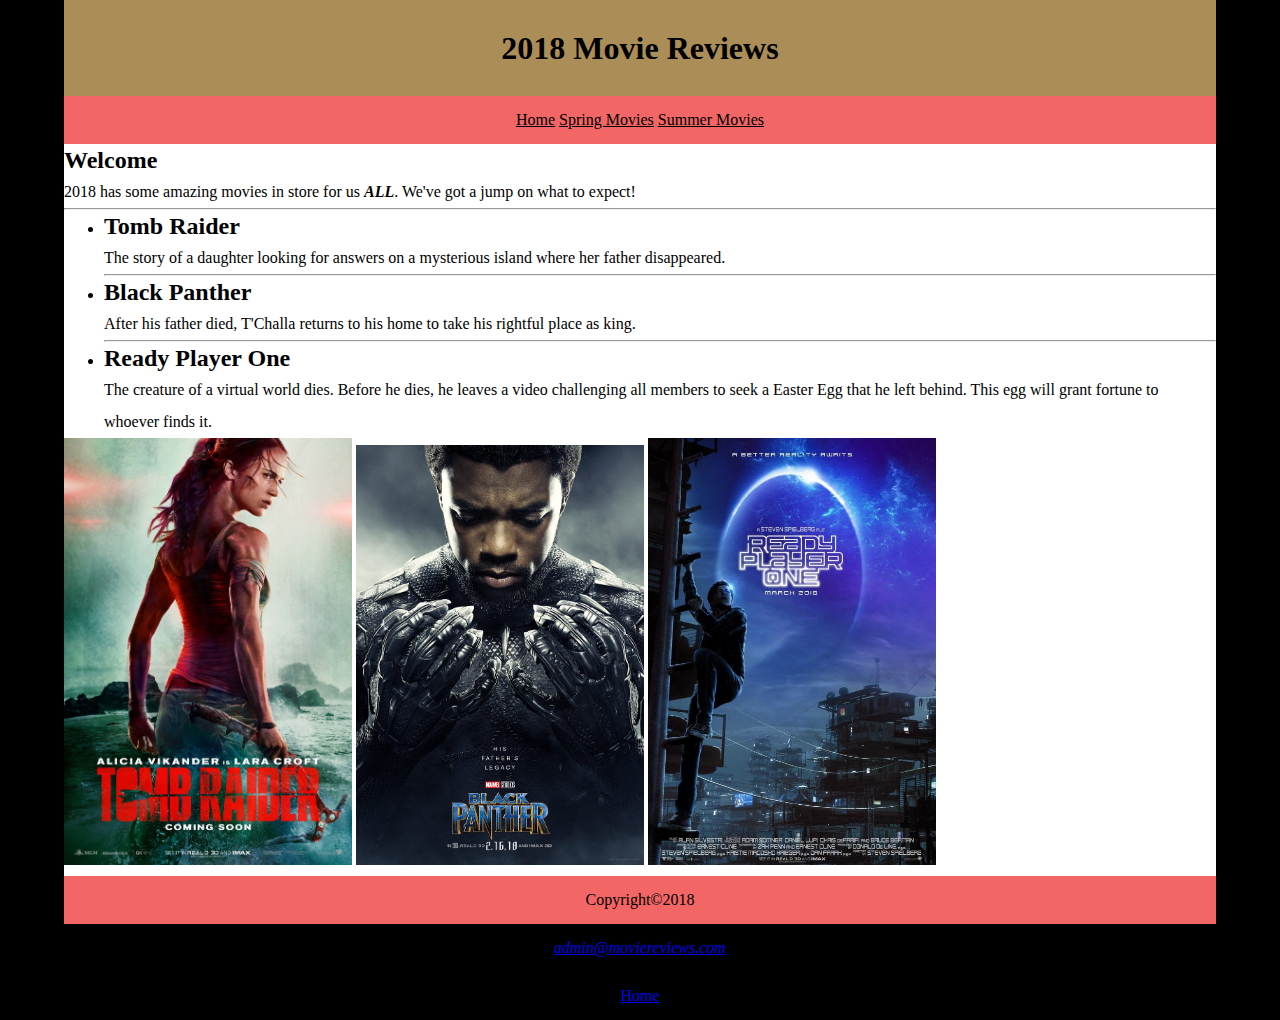
<file: assignment-1/index.html>
<!DOCTYPE html>
<html lang="en">
<head>
    <title>2018 Movies - Welcome</title>
    <meta charset="utf-8">
    <meta name="keywords" content="movies, film, 2018 movies">
    <meta name="description" content="Movie reviews for the 2018 movie season, action, drama, and more.">
    <meta name="viewport" content="width=device-width, initial-scale=1.0">
    <link rel="stylesheet" href="style.css">
    <link rel="shortcut icon" href="images/icon.jfif">
</head>
<body>
    <header>
        <h1>2018 Movie Reviews</h1>
    </header>
    <nav>
        <a href="index.html">Home</a>
        <a href="Spring.html">Spring Movies</a>
        <a href="Summer.html">Summer Movies</a>
    </nav>
    <main>
        <h2>Welcome</h2>
        <p>2018 has some amazing movies in store for us <b><i>ALL</i></b>. We've got a jump on what to expect!</p>
        <hr />
        <ul>
        <li><h2>Tomb Raider</h2></li>
        <p>The story of a daughter looking for answers on a mysterious island where her father disappeared.</p>
        <hr />
        <li><h2>Black Panther</h2></li>
        <p>After his father died, T'Challa returns to his home to take his rightful place as king.</p>
        <hr />
        <li><h2>Ready Player One</h2></li>
        <p>The creature of a virtual world dies. Before he dies, he leaves a video challenging all members to seek a Easter Egg that he left behind. This egg will grant fortune to whoever finds it.</p>
        </ul>
        <img src="images/poster1.png" width="25%">
        <img src="images/poster2.jpg" width="25%">
        <img src="images/poster3.jpeg" width="25%">
    </main>
    <footer>
        <p>Copyright&copy;2018</p>
        <address>
            <p><a href="admin@moviereviews.com">admin@moviereviews.com</a></p>
        </address>
        <a href="../intro.html">Home</a>
    </footer>
</body>
</html>
</file>
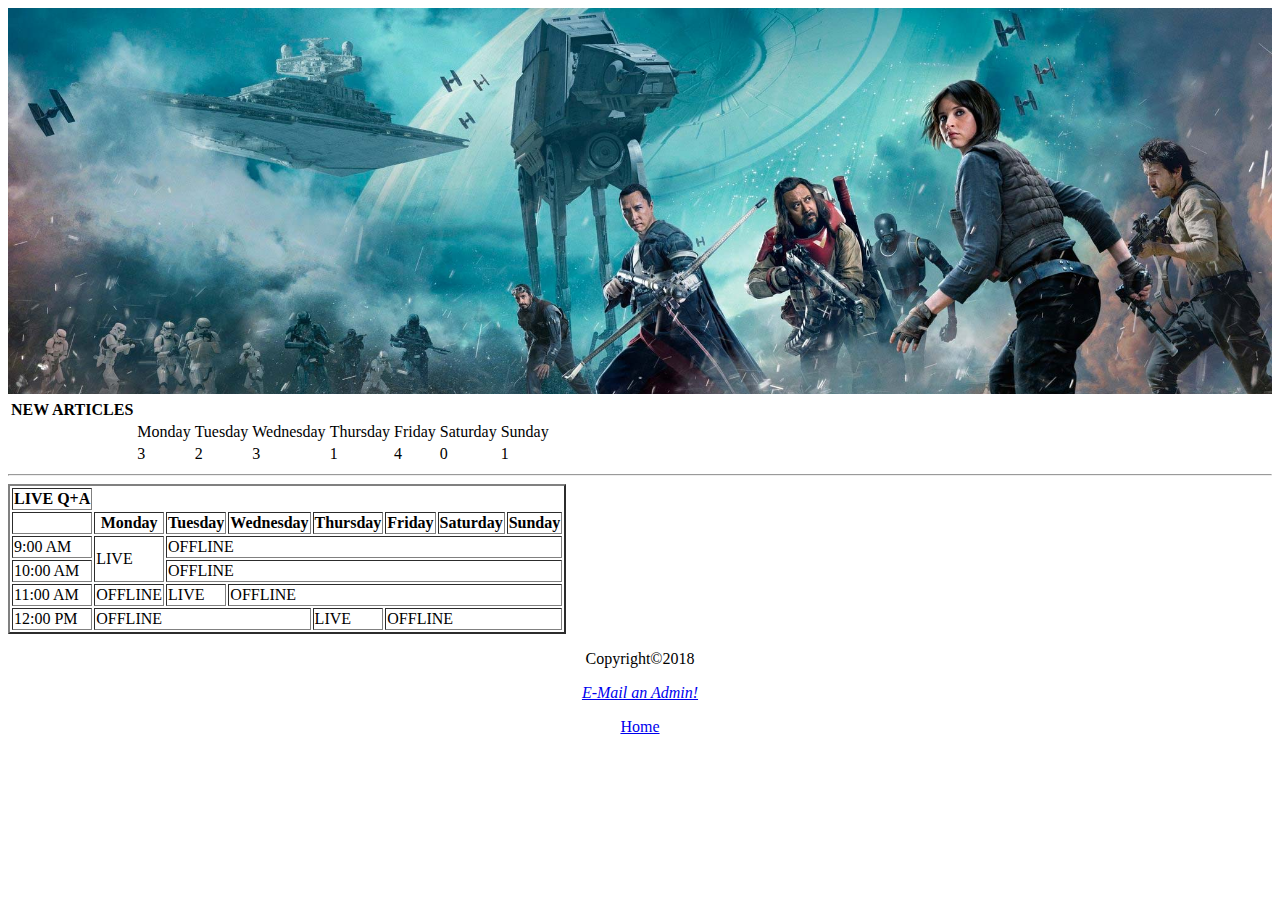
<file: assignment-2/index.html>
<!DOCTYPE html>
<html lang="en" dir="ltr">
    <head>
        <meta charset="utf-8">
        <meta name="keywords" content="star wars, film, jedi, sith">
        <meta name="description" content="Boy do we love Star Wars">
        <meta name="viewport" content="width=device-width, initial-scale=1.0">
        <link rel="stylesheet" href="style.css">
        <link rel="shortcut icon" href="images/icon.jpg">
        <title>Star Wars Fanpage!</title>
    </head>
    <body>
        <img src="images/poster1.jpg" alt="homepage" width="100%">
        <table id="simple-table">
            <th>NEW ARTICLES</th>
            <tr>
                <td></td>
                <td>Monday</td>
                <td>Tuesday</td>
                <td>Wednesday</td>
                <td>Thursday</td>
                <td>Friday</td>
                <td>Saturday</td>
                <td>Sunday</td>
            </tr>
            <tr>
                <td></td>
                <td>3</td>
                <td>2</td>
                <td>3</td>
                <td>1</td>
                <td>4</td>
                <td>0</td>
                <td>1</td>
            </tr>
        </table>
        <hr />
        <table id="complex-table">
            <table border="2">
            <thead>
                <th>LIVE Q+A</th>
            </thead>
            <tbody>
                <tr>
                    <td></td>
                    <th scope="col">Monday</th>
                    <th scope="col">Tuesday</th>
                    <th scope="col">Wednesday</th>
                    <th scope="col">Thursday</th>
                    <th scope="col">Friday</th>
                    <th scope="col">Saturday</th>
                    <th scope="col">Sunday</th>
                </tr>
            </tbody>
            <tfoot>
                <tr>
                    <td>9:00 AM</td>
                    <td rowspan="2">LIVE</td>
                    <td colspan="6">OFFLINE</td>
                </tr>
                <tr>
                    <td>10:00 AM</td>
                    <td colspan="6">OFFLINE</td>
                </tr>
                <tr>
                    <td>11:00 AM</td>
                    <td>OFFLINE</td>
                    <td>LIVE</td>
                    <td colspan="5">OFFLINE</td>
                </tr>
                <tr>
                    <td>12:00 PM</td>
                    <td colspan="3">OFFLINE</td>
                    <td>LIVE</td>
                    <td colspan="3">OFFLINE</td>
                </tr>
            </tfoot>
        </table>
    </body>
    <footer>
        <p>Copyright&copy;2018</p>
        <address>
            <p><a href="mailto:admin@starwarsfans.com">E-Mail an Admin!</a></p>
        </address>
        <a href="../intro.html">Home</a>
    </footer>
</html>
</file>
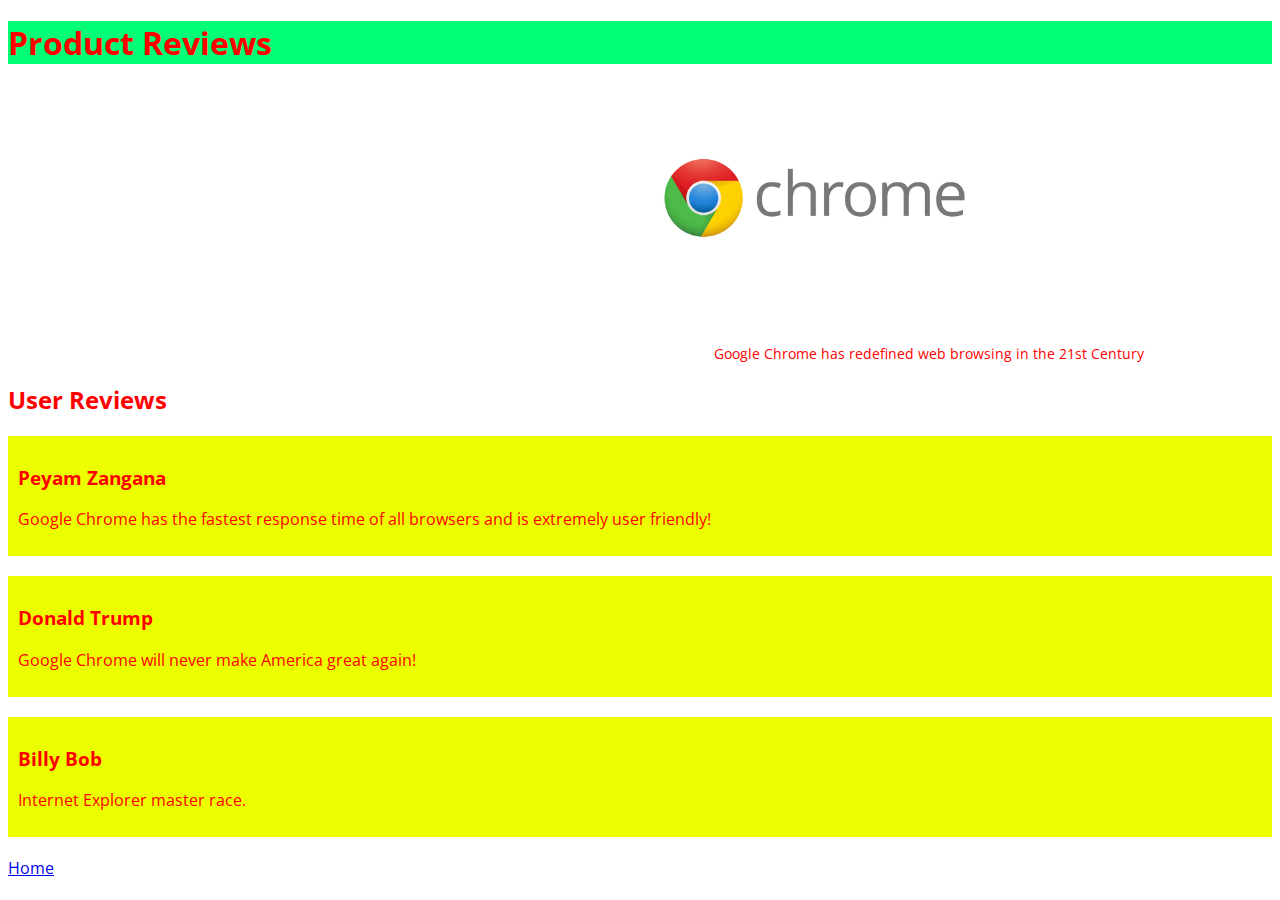
<file: assignment-3/index.html>
<!DOCTYPE html>
<html lang="en" dir="ltr">
    <head>
        <meta charset="utf-8">
        <title>Product Reviews</title>
        <link rel="stylesheet" type="text/css" href="master.css">
        <link rel="stylesheet" type="text/css" href="https://fonts.googleapis.com/css?family=Open+Sans">
    </head>
    <body>
        <header>
            <h1>Product Reviews</h1>
        </header>
        <main>
            <figure>
                <img src="images/chrome.jpg" alt="Google chrome image" width="35%">
                <figcaption>
                    <p id="product-description">Google Chrome has redefined web browsing in the 21st Century</p>
                </figcaption>
            </figure>
            <h2>User Reviews</h2>
            <section class="review">
                <h3>Peyam Zangana</h3>
                <p>Google Chrome has the fastest response time of all browsers and is extremely user friendly!</p>
            </section>
            <section class="review">
                <h3>Donald Trump</h3>
                <p>Google Chrome will never make America great again!</p>
            </section>
            <section class="review">
                <h3>Billy Bob</h3>
                <p>Internet Explorer master race.</p>
            </section>
        </main>
    </body>
    <footer>
        <a href="../intro.html">Home</a>
    </footer>
</html>
</file>
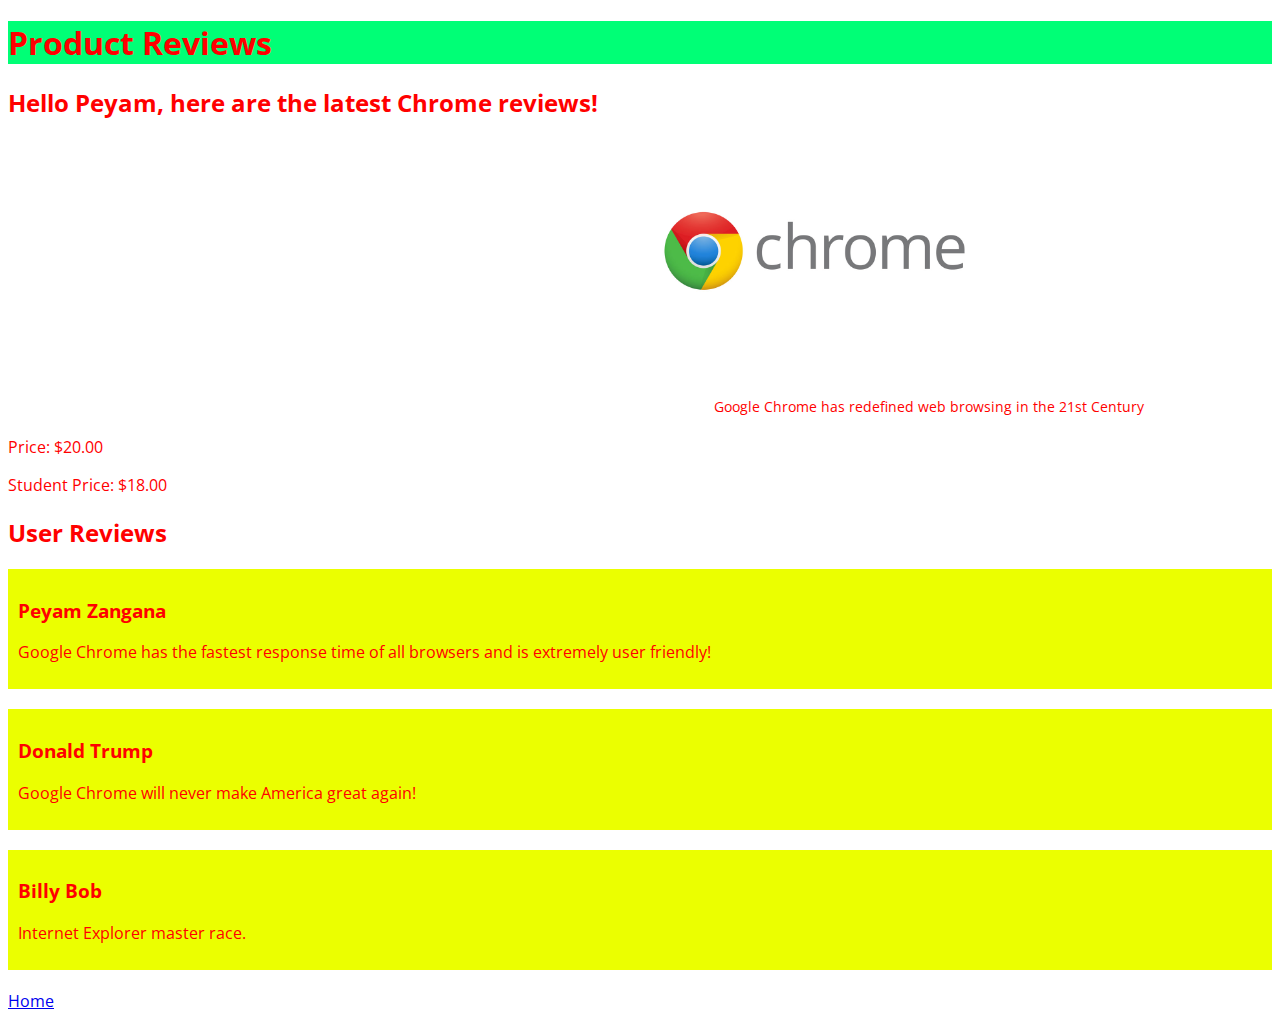
<file: assignment-4/index.html>
<!DOCTYPE html>
<html lang="en" dir="ltr">
    <head>
        <meta charset="utf-8">
        <title>Product Reviews</title>
        <link rel="stylesheet" type="text/css" href="master.css">
        <link rel="stylesheet" type="text/css" href="https://fonts.googleapis.com/css?family=Open+Sans">
    </head>
    <body>
        <header>
            <h1>Product Reviews</h1>
            <h2 id="greeting"></h2>
        </header>
        <main>
            <figure>
                <img src="images/chrome.jpg" alt="Google chrome image" width="35%">
                <figcaption>
                    <p id="product-description">Google Chrome has redefined web browsing in the 21st Century</p>
                </figcaption>
            </figure>
            <p>Price: $<span id="price"></span></p>
            <p>Student Price: $<span id="student-price"></span></p>

            <h2>User Reviews</h2>
            <section class="review">
                <h3>Peyam Zangana</h3>
                <p>Google Chrome has the fastest response time of all browsers and is extremely user friendly!</p>
            </section>
            <section class="review">
                <h3>Donald Trump</h3>
                <p>Google Chrome will never make America great again!</p>
            </section>
            <section class="review">
                <h3>Billy Bob</h3>
                <p>Internet Explorer master race.</p>
            </section>
        </main>
        <script type="text/javascript" src="scripts.js">
        </script>
    </body>
    <footer>
        <a href="../intro.html">Home</a>
    </footer>
</html>
</file>
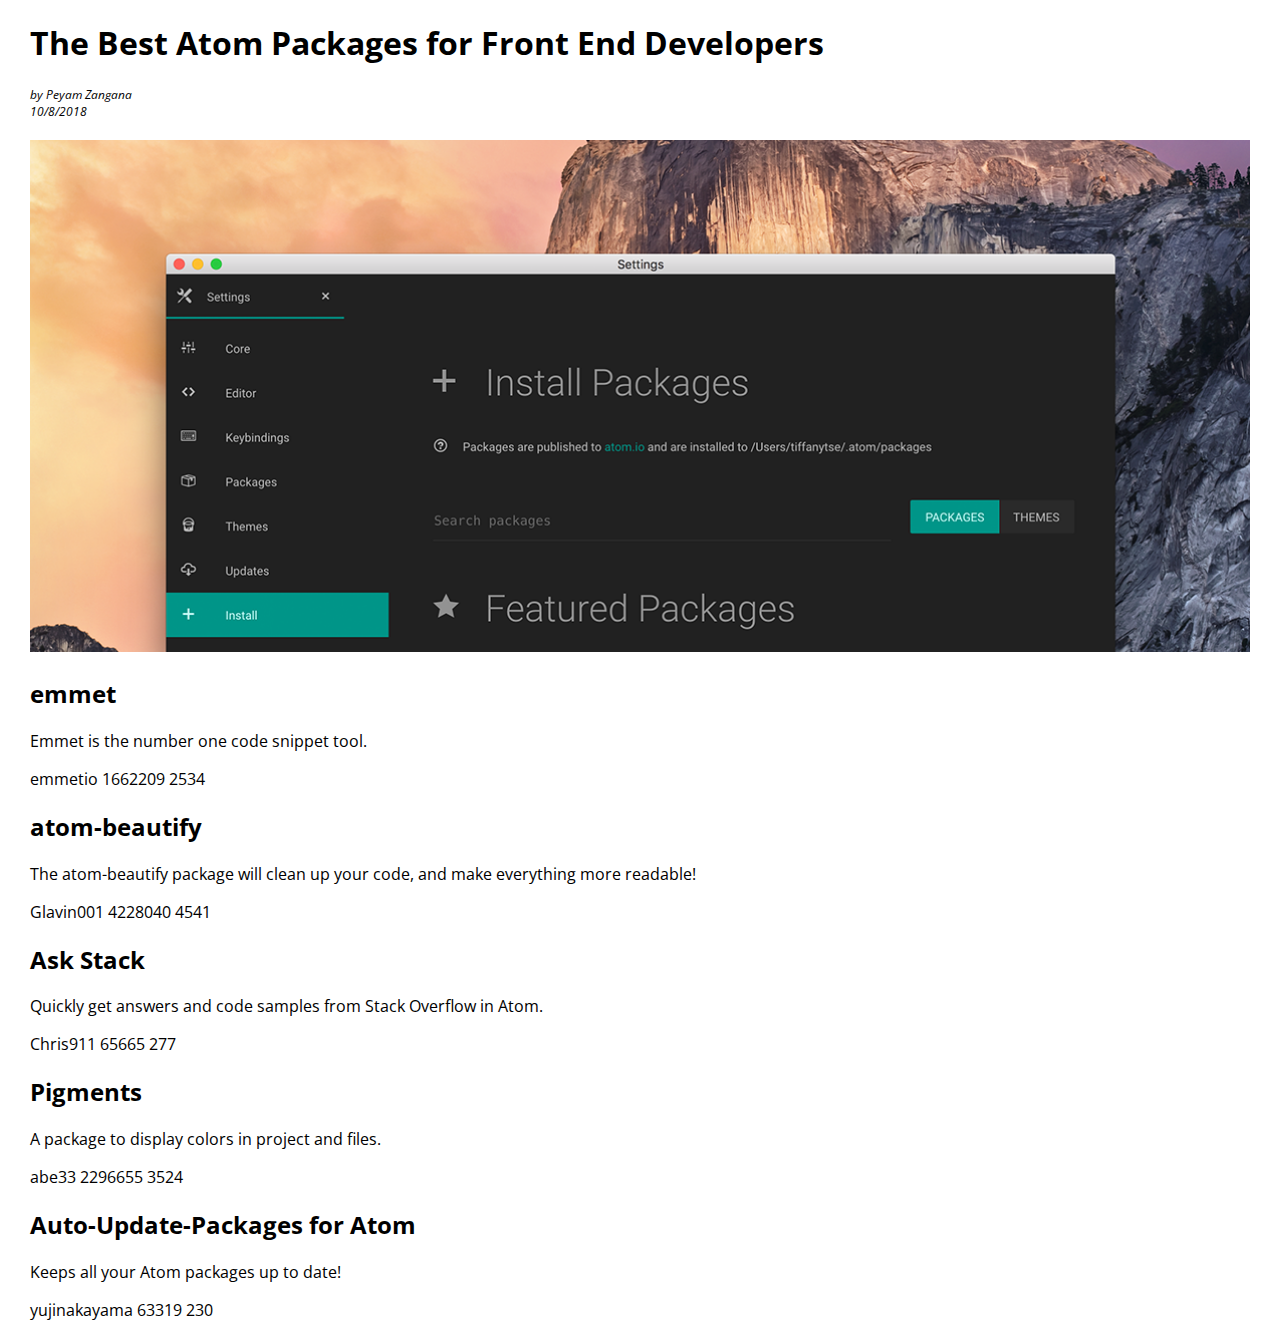
<file: assignment-5/index.html>
<!DOCTYPE html>
<html lang="en" dir="ltr">
  <head>
    <meta charset="utf-8">
    <meta name="viewport" content="width=device-width, initial-scale=1">
    <title>The Best Atom Packages for Front End Developers</title>
    <link rel="stylesheet" type="text/css" media="screen" href="master.css"/>
    <link rel="stylesheet" type="text/css" href="https://fonts.googleapis.com/css?family=Open+Sans">
  </head>
  <body>
    <header>
      <h1>The Best Atom Packages for Front End Developers</h1>
      <section id="credits">
        <section id="author">
          by Peyam Zangana
        </section>
        <section id="date">
          10/8/2018
        </section>
      </section>
      <img id="header-image" src="images/header.png" alt="Best Atom Packages for Developers">
    </header>
    <main>
      <!-- Packages -->
      <div class="package-container">
        <header>
          <h2 id="p1-name"></h2>
        </header>
        <section>
          <p id="p1-description"></p>
        </section>
        <footer>
          <span id="p1-author"></span>
          <span id="p1-downloads"></span>
          <span id="p1-stars"></span>
        </footer>
      </div>
      <div class="package-container">
        <header>
          <h2 id="p2-name"></h2>
        </header>
        <section>
          <p id="p2-description"></p>
        </section>
        <footer>
          <span id="p2-author"></span>
          <span id="p2-downloads"></span>
          <span id="p2-stars"></span>
        </footer>
      </div>
      <div class="package-container">
        <header>
          <h2 id="p3-name"></h2>
        </header>
        <section>
          <p id="p3-description"></p>
        </section>
        <footer>
          <span id="p3-author"></span>
          <span id="p3-downloads"></span>
          <span id="p3-stars"></span>
        </footer>
      </div>
      <div class="package-container">
        <header>
          <h2 id="p4-name"></h2>
        </header>
        <section>
          <p id="p4-description"></p>
        </section>
        <footer>
          <span id="p4-author"></span>
          <span id="p4-downloads"></span>
          <span id="p4-stars"></span>
        </footer>
      </div>
      <div class="package-container">
        <header>
          <h2 id="p5-name"></h2>
        </header>
        <section>
          <p id="p5-description"></p>
        </section>
        <footer>
          <span id="p5-author"></span>
          <span id="p5-downloads"></span>
          <span id="p5-stars"></span>
        </footer>
      </div>

    </main>

    <script type="text/javascript" src="scripts.js">
    </script>
  </body>
</html>
</file>
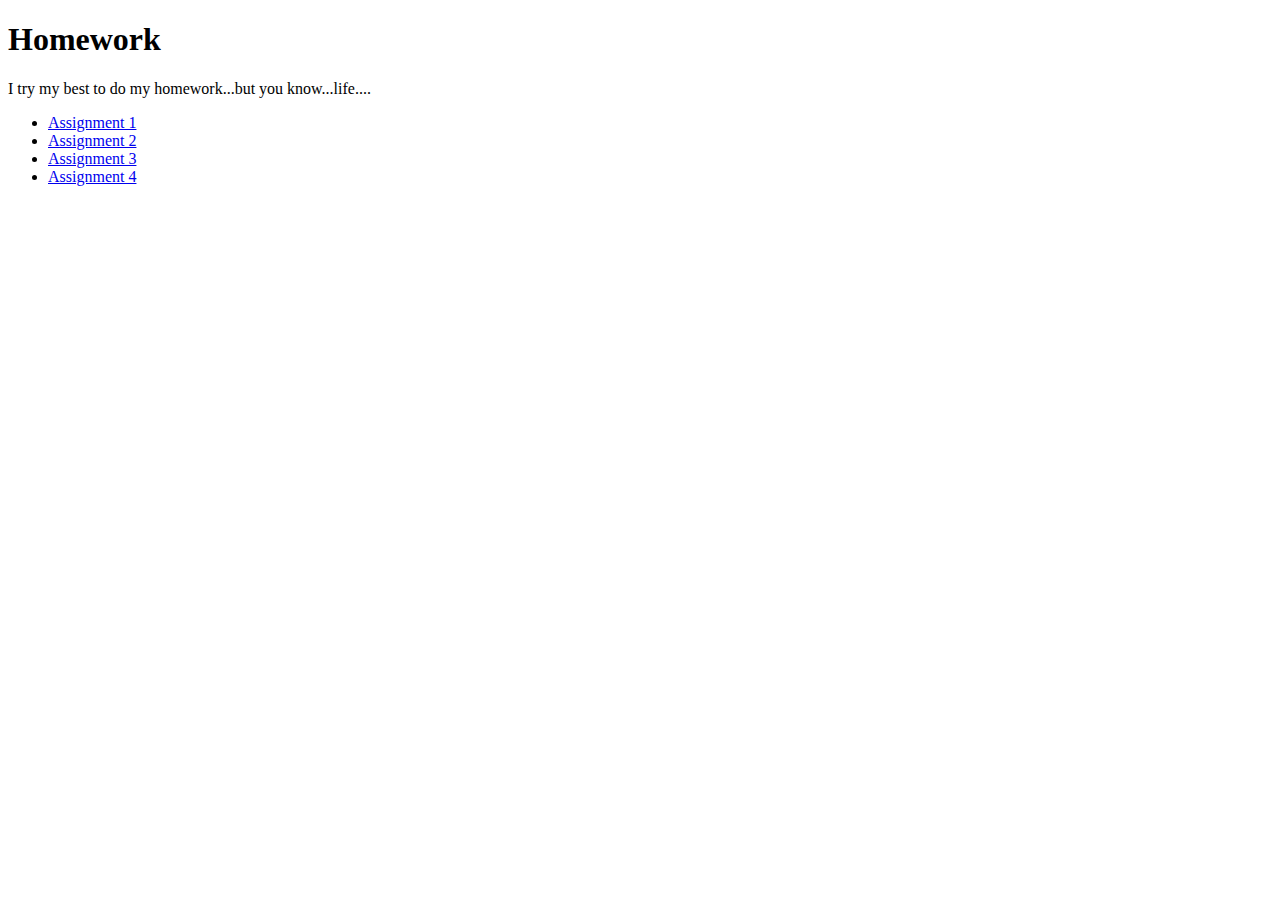
<file: intro.html>
<!DOCTYPE html>
<html lang="en" dir="ltr">
  <head>
    <meta charset="utf-8">
    <title>Homework</title>
  </head>
  <body>
      <h1>Homework</h1>
      <p>I try my best to do my homework...but you know...life....</p>
  </body>
    <footer>
        <ul>
            <li><a href="assignment-1/index.html">Assignment 1</a></li>
            <li><a href="assignment-2/index.html">Assignment 2</a></li>
            <li><a href="assignment-3/index.html">Assignment 3</a></li>
            <li><a href="assignment-4/index.html">Assignment 4</a></li>
        </ul>
    </footer>
</html>
</file>
<file: assignment-1/style.css>
/** Movie Reviews styles **/
header {
    background-color: rgba(255, 212, 130, 0.67); 
    height: 6em;
    text-align: center;
    line-height: 6em;
}
nav {
    background-color: #f26666; 
    height: 3em;
    text-align: center;
    line-height: 3em;
}
nav a:link {
    color: black;
}
nav a:visited {
    color: black;
}
main {
    background-color: white; 
    min-height: 20em;
    line-height: 2em;
    
}
body {
    background-color: black; 
    margin: 0 auto; 
    width: 90%;
}
footer {
    background-color: #f26666; 
    height: 3em;
    line-height: 3em;
    text-align: center;
}
* {
    margin: 0
}
</file>
<file: assignment-2/style.css>
footer {
    text-align: center;
}
</file>
<file: assignment-3/master.css>
body{
    font-family: "Open Sans", sans-serif;
    color: #ff0000;
}

h1 {
    background-color: #00ff76;
}

img {
    height: 100%;
    text-align: left;
    padding-left: 35em;
}

figcaption p {
    font-size: .85em;
    padding-left: 49em;
}

p#product-description {
    margin: 20px 0 20px 0;
    text-align: justify;
}

.review {
    padding: 10px;
    background-color: #ebff00;
    margin: 20px 0 20px 0;
}
</file>
<file: assignment-4/master.css>
body{
    font-family: "Open Sans", sans-serif;
    color: #ff0000;
}

h1 {
    background-color: #00ff76;
}

img {
    height: 100%;
    text-align: left;
    padding-left: 35em;
}

figcaption p {
    font-size: .85em;
    padding-left: 49em;
}

p#product-description {
    margin: 20px 0 20px 0;
    text-align: justify;
}

.review {
    padding: 10px;
    background-color: #ebff00;
    margin: 20px 0 20px 0;
}
</file>
<file: assignment-5/master.css>
body {
  font-family: 'Open Sans', sans-serif;
  margin: auto 30px;
}

#credits {
  font-style: italic;
  font-size: .75em;
  margin-bottom: 20px;
}

#header-image {
  width: 100%;
}
</file>
